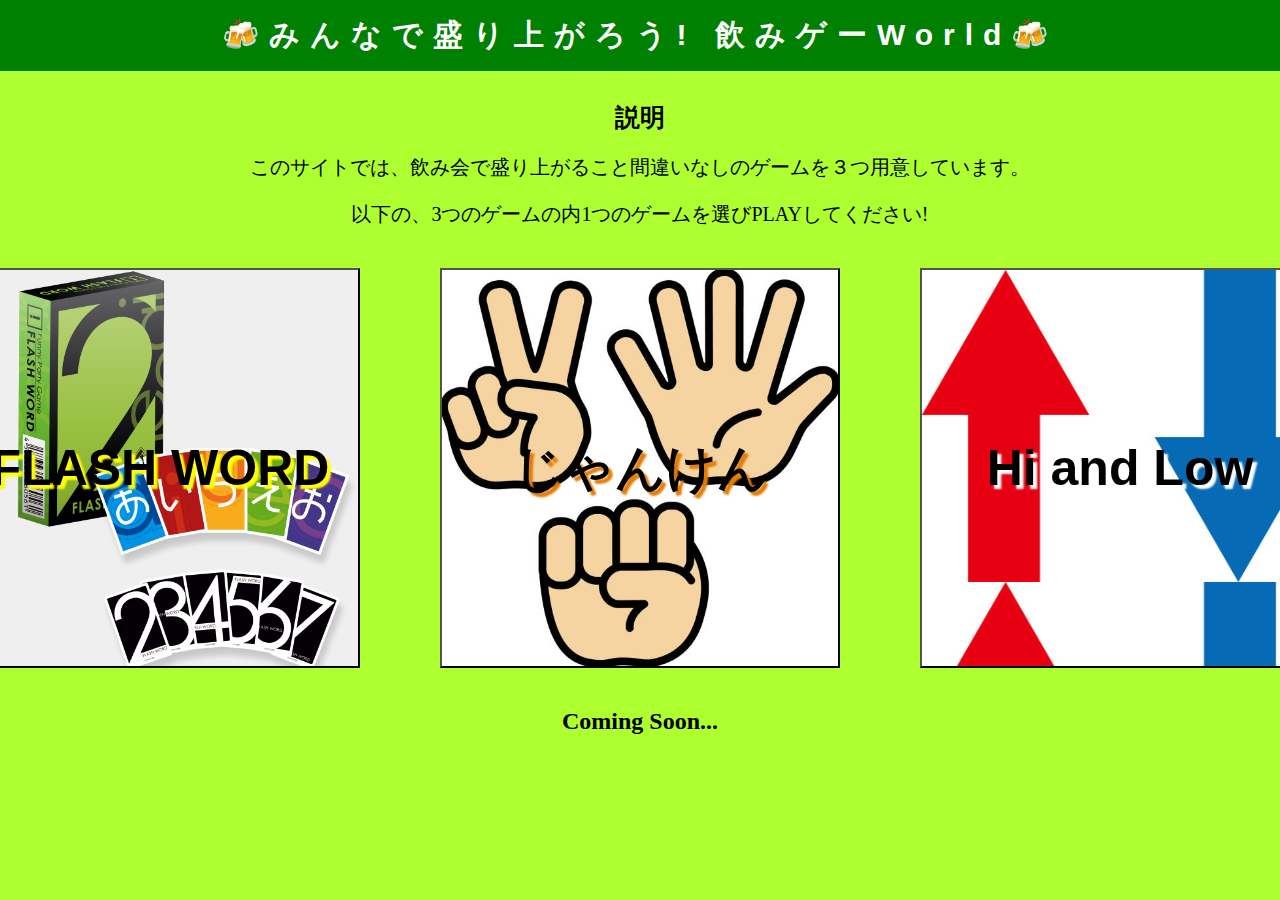
<file: index.html>
<!DOCTYPE html>
<html lang="en">
<head>
    <meta charset="UTF-8">
    <meta name="viewport" content="width=device-width, initial-scale=1.0">
    <title>HOME</title>
    <link rel="stylesheet" href="css/style.css">
</head>
<body>
    <header>
        <h1>🍻みんなで盛り上がろう! 飲みゲーWorld🍻</h1>
    </header>
    <main>
        <h1>説明</h1>
        <p>このサイトでは、飲み会で盛り上がること間違いなしのゲームを３つ用意しています。</p>
        <p>以下の、3つのゲームの内1つのゲームを選びPLAYしてください!</p>
        <div id="game-section">
            <div>
                <input type="button" value="FLASH WORD" id="flash-w">
            </div>
            <div>
                <input type="button" value="じゃんけん" id="janken">
            </div>
            <div>
                <input type="button" value="Hi and Low" id="hi-lo">
            </div>
        </div>
        <h2>Coming Soon...</h2>        
    </main>
    <script src="https://ajax.googleapis.com/ajax/libs/jquery/3.7.1/jquery.min.js"></script>
    <script src="./js/main.js"></script>
</body>
</html>
</file>
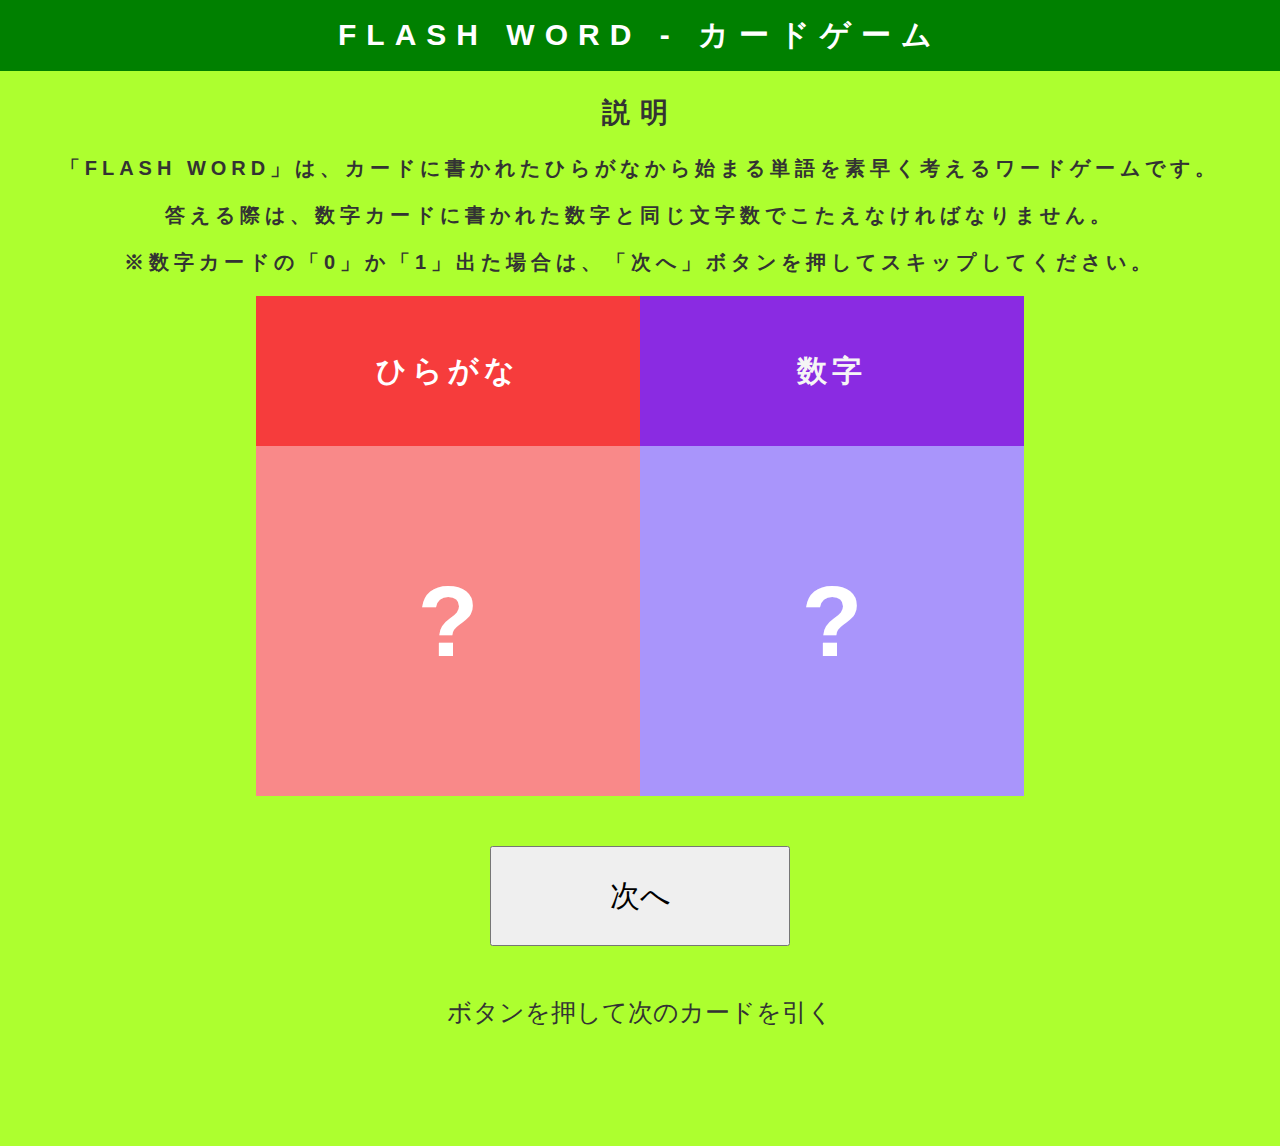
<file: flash-w.html>
<!DOCTYPE html>
<html lang="en">
<head>
    <meta charset="UTF-8">
    <meta name="viewport" content="width=device-width, initial-scale=1.0">
    <title>FLASH WORD</title>
    <link rel="stylesheet" href="./css/flash-w.css">
</head>
<body>
    <header>
        <h1>FLASH WORD - カードゲーム</h1>
    </header>
    <section class="sec1">
            <h2>説明</h2>
            <p>「FLASH WORD」は、カードに書かれたひらがなから始まる単語を素早く考えるワードゲームです。</p>
            <p>答える際は、数字カードに書かれた数字と同じ文字数でこたえなければなりません。</p>
            <p>※数字カードの「0」か「1」出た場合は、「次へ」ボタンを押してスキップしてください。</p>
    </section>
    <section class="sec2">
        <div id="sec2-display">
            <div class="character">
                <p>ひらがな</p>
                <h1 id = "character-box">?</h1>
            </div>
            <div class="num">
                <p>数字</p>
                <h1 id="number-box">?</h1>
            </div>
        </div>
    </section>
    <main>
        <div class="skiparea">
            <div class="next">
                <button>次へ</button>
            </div>
            <p>ボタンを押して次のカードを引く</p>
        </div>
    </main>

    <script src="https://ajax.googleapis.com/ajax/libs/jquery/3.7.1/jquery.min.js"></script>
    <script src="./js/flash-w.js"></script>
</body>
</html>
</file>
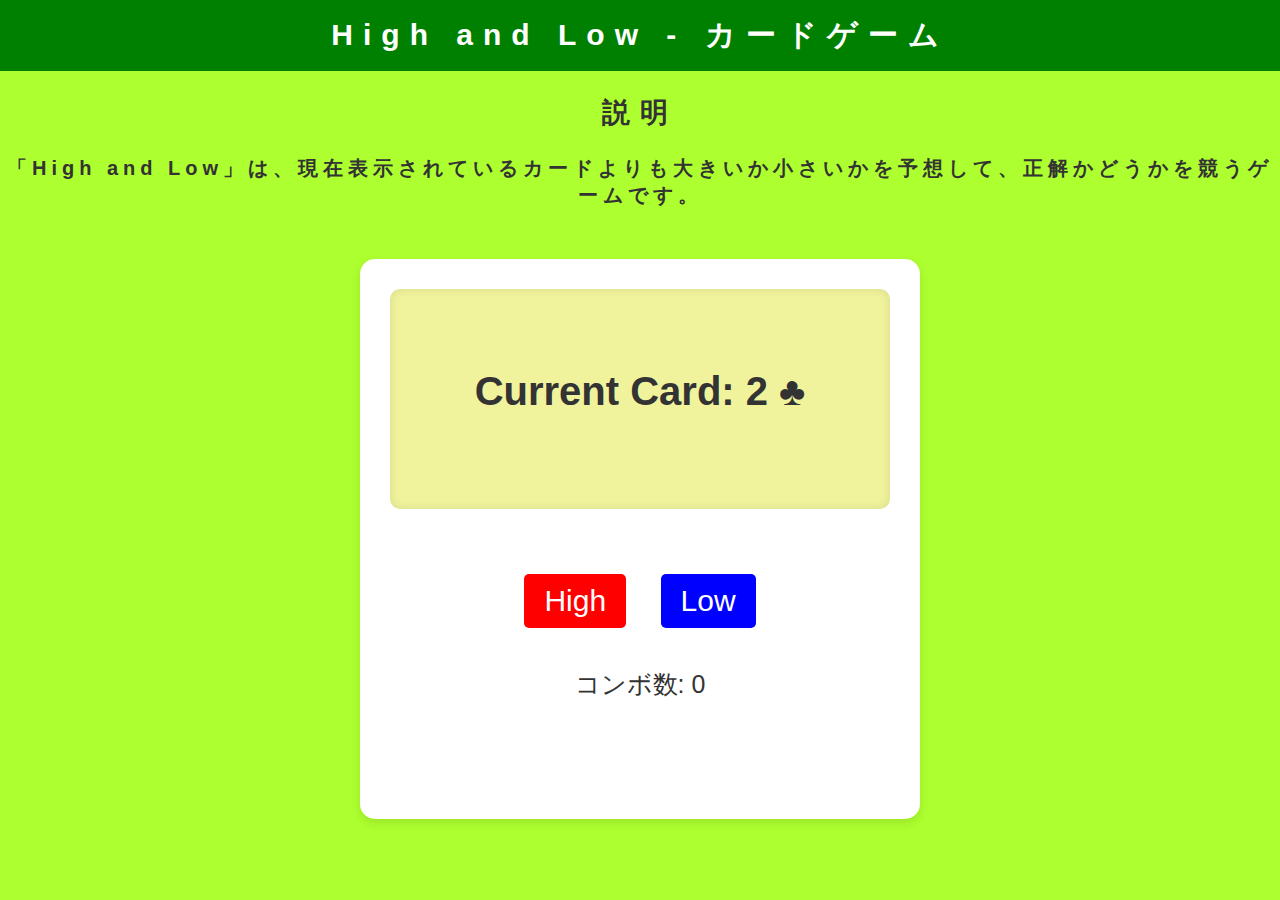
<file: hi-low.html>
<!DOCTYPE html>
<html lang="en">
<head>
    <meta charset="UTF-8">
    <meta name="viewport" content="width=device-width, initial-scale=1.0">
    <title>Hi and Low</title>
    <link rel="stylesheet" href="./css/hi-low.css">
</head>
<body>
    <header>
        <h1>High and Low - カードゲーム</h1>
    </header>
    <section>
        <div>
            <h2>説明</h2>
            <p>「High and Low」は、現在表示されているカードよりも大きいか小さいかを予想して、正解かどうかを競うゲームです。</p>
        </div>
    </section>
    <main>
        <div class="container">
            <div class="card-display">
                <div id="current-card">
                    <p>Current Card</p>
                    <p>?</p>
                </div>
            </div>
            <div class="buttons">
                <button onclick="guess('high')" class="high">High</button>
                <button onclick="guess('low')" class="low">Low</button>
            </div>
            <p id="result"></p>
            <p id="score">コンボ数: 0</p>
        </div>
    </main>


    <script src="https://ajax.googleapis.com/ajax/libs/jquery/3.7.1/jquery.min.js"></script>
    <script src="./js/hi-low.js"></script>
</body>
</html>
</file>
<file: css/style.css>
body {
    margin: 0;
    background-color: greenyellow;
}

header {
    background-color: green;
    margin: 0;
    padding-top: 15px;
    padding-bottom: 15px;
}

header h1 {
    color: white;
    text-align: center;
    font-size: 30px;
    font-family:'Franklin Gothic Medium', 'Arial Narrow', Arial, sans-serif;
    letter-spacing: 10px;
    margin: 0;
    padding: 0;
}

main h1 {
    margin-top: 0px;
    padding-top: 30px;
    font-size: 25px;
    text-align: center;
}

main p {
    font-size: 20px;
    text-align: center;
}

#game-section {
    display: flex;
    justify-content: center;
}

#hi-lo {
    width: 400px;
    height: 400px;
    margin: 20px 40px 20px 40px ;
    font-size: 50px;
    font-weight: 800;
    text-shadow: 4px 4px 2px white;
    background-image: url(../img/hiandlow_img.jpeg);
    background-size: 400px;
}

#hi-lo:hover {
    background-image: none;
    background-color: black;
    color: white;
    text-shadow: none;
}

#flash-w {
    width: 400px;
    height: 400px;
    margin: 20px 40px 20px 40px;
    font-size: 50px;
    font-weight: 800;
    text-shadow: 4px 4px 2px yellow;
    background-image: url(../img/flashw_img.png);
    background-size: 400px;
}

#flash-w:hover {
    background-image: none;
    background-color: black;
    color: white;
    text-shadow: none;
}

#janken {
    width: 400px;
    height: 400px;
    margin: 20px 40px 20px 40px;
    font-size: 50px;
    font-weight: 800;
    text-shadow: 4px 4px 2px rgb(228, 125, 6);
    background-image: url(../img/janken_img.jpg);
    background-size: 400px;
    background-position: center;
}

#janken:hover {
    background-image: none;
    background-color: black;
    color: white;
    text-shadow: none;
}

main h2 {
    text-align: center;
}
</file>
<file: css/flash-w.css>
body {
    font-family: 'Arial', sans-serif;
    background-color: greenyellow;
    color: #333;
    align-items: center;
    height: 100%;
    margin: 0;
    position: absolute;
    width: 100%;
}

header {
    font-family: 'Arial', sans-serif;
    background-color: green;
    margin: 0;
    padding-top: 15px;
    padding-bottom: 15px;
    position: relative;
    width: 100%;
}

header h1 {
    font-size: 30px;
    letter-spacing: 10px;
    color: white;
    text-align: center;
    margin-bottom: 20px;
    margin: 0;
    padding: 0;
}

section {
    text-align: center;
}

section h2 {
    font-size: 28px;
    letter-spacing: 10px;
}

section p {
    font-size: 20px;
    font-weight: 600;
    letter-spacing: 5px;
}

.sec2 {
    background-color: greenyellow;
    display: flex;
    justify-content: center;
}

#sec2-display {
    display: flex;
    justify-content: space-evenly;
    background-color: whitesmoke;
    width: 60%;
    height: 500px;
}

.character {
    width: 50%;
    text-align: center;
}

.character p {
    height: 30%;
    margin: 0;
    font-size: 30px;
    font-weight: 800;
    display: grid;
    place-items: center;
    background-color: rgb(246, 60, 60);
    color: white;
}

#character-box {
    text-align: center;
    margin: 0;
    height: 70%;
    width: 100%;
    background-color: rgb(249, 137, 137);
    border-color: black;
    font-size: 100px;
    color: white;
    display: grid;
    place-items: center;
}

.num {
    width: 50%;
    text-align: center;
}

.num p {
    height: 30%;
    margin: 0;
    font-size: 30px;
    font-weight: 800;
    display: grid;
    place-items: center;
    color: whitesmoke;
    background-color: blueviolet;
}

#number-box {
    text-align: center;
    margin: 0;
    height: 70%;
    width: 100%;
    background-color: rgb(169, 149, 251);
    border-color: black;
    font-size: 100px;
    color: white;
    display: grid;
    place-items: center;
}

main {
    height: 300px;
}

.skiparea {
    text-align: center;
}

.next {
    margin-top: 50px;
}

.skiparea p {
    margin-top: 50px;
    font-size: 25px;
}

button {
    width: 300px;
    height: 100px;
    font-size: 30px;
}
</file>
<file: css/hi-low.css>
body {
    font-family: 'Arial', sans-serif;
    background-color: greenyellow;
    color: #333;
    align-items: center;
    height: 100%;
    margin: 0;
    position: absolute;
    width: 100%;
}

header {
    font-family: 'Arial', sans-serif;
    background-color: green;
    margin: 0;
    padding-top: 15px;
    padding-bottom: 15px;
    position: relative;
    width: 100%;
}

h1 {
    font-size: 30px;
    letter-spacing: 10px;
    color: white;
    text-align: center;
    margin-bottom: 20px;
    margin: 0;
    padding: 0;
}

section {
    text-align: center;
}

section h2 {
    font-size: 28px;
    letter-spacing: 10px;
}

section p {
    font-size: 20px;
    font-weight: 600;
    letter-spacing: 5px;
}

main {
    display: flex;
    justify-content: center;
    margin-top: 50px;
}

.container {
    text-align: center;
    background-color: #ffffff;
    padding: 30px;
    border-radius: 15px;
    box-shadow: 0 4px 10px rgba(0, 0, 0, 0.1);
    width: 500px;
    height: 500px;
}

/* カードの表示スタイル */
.card-display {
    background-color: #f0f39b;
    border-radius: 10px;
    padding: 80px;
    margin-bottom: 50px;
    box-shadow: inset 0 0 10px rgba(0, 0, 0, 0.1);
    height: 60px;
}

#current-card {
    font-size: 40px;
    font-weight: bold;
    color: #333;
}

/* ボタンのスタイル */
.buttons button {
    color: white;
    padding: 10px 20px;
    border: none;
    border-radius: 5px;
    margin: 15px;
    cursor: pointer;
    transition: background-color 0.3s ease;
    font-size: 30px;
}

.buttons button:hover {
    background-color: #07090a;
}

.high {
    background-color: red;
}

.low {
    background-color: blue;
}

/* 結果とスコアのスタイル */
#result{
        font-size: 25px;
        margin-top: 10px;
}

#score {
    font-size: 25px;
    margin-top: 20px;
}
</file>
